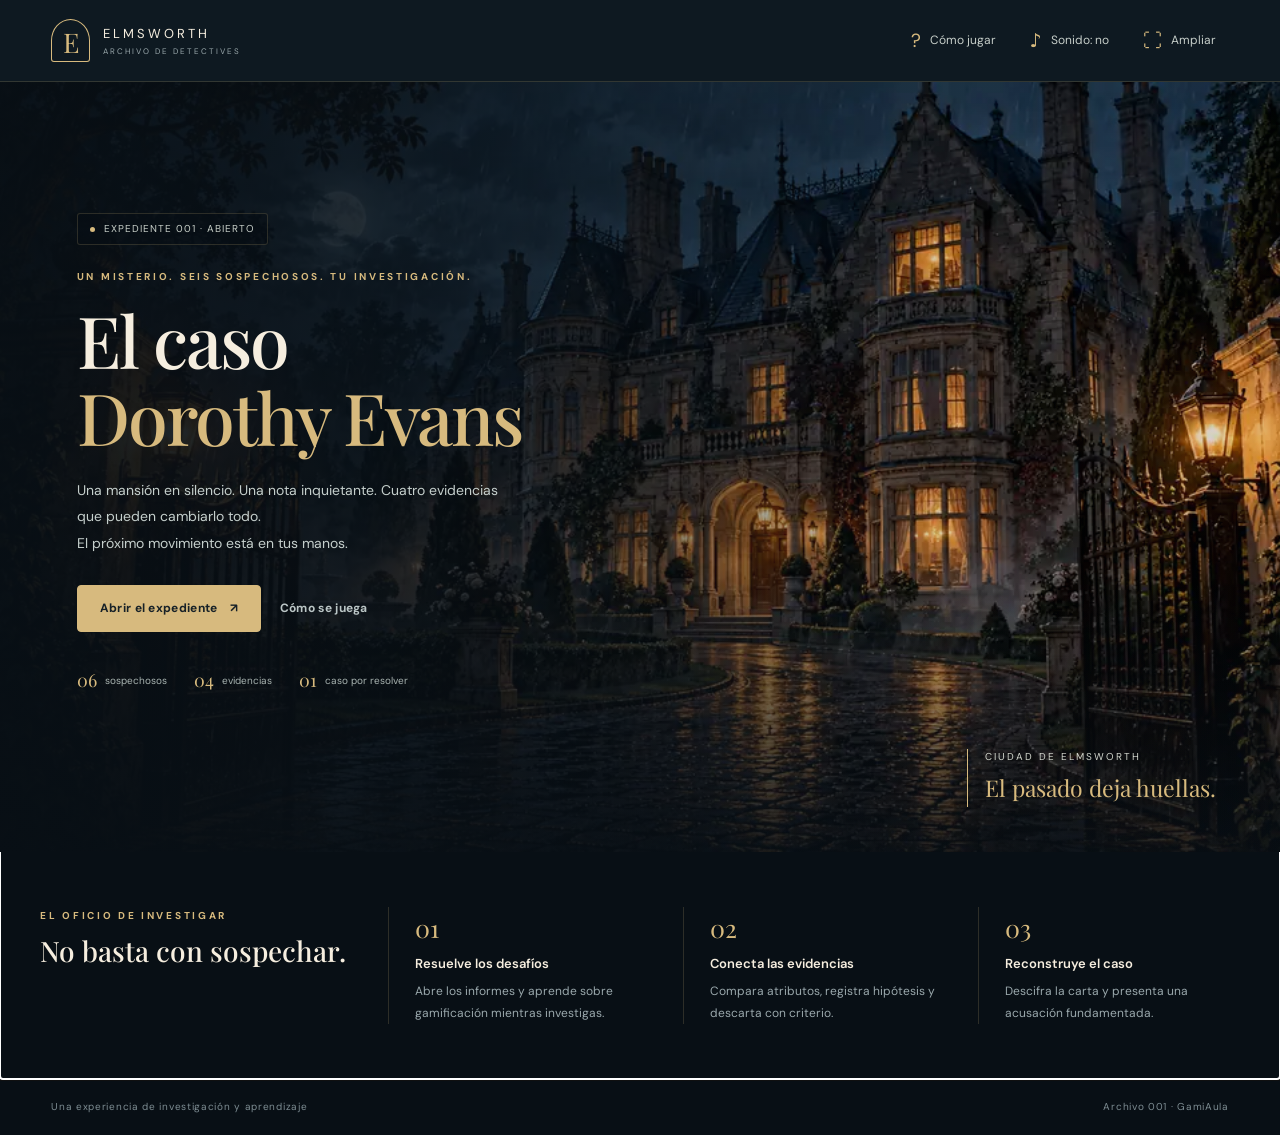
<file: index.html>
<!doctype html>
<html lang="es">
<head>
  <meta charset="utf-8">
  <meta name="viewport" content="width=device-width, initial-scale=1, viewport-fit=cover">
  <meta name="theme-color" content="#101b23">
  <meta name="description" content="Investiga el caso Dorothy Evans. Una aventura detectivesca para aprender sobre gamificación, resolver desafíos y reunir evidencias.">
  <title>El caso Dorothy Evans · Archivo de detectives</title>
  <link rel="icon" href="assets/favicon.svg" type="image/svg+xml">
  <link rel="preload" href="assets/mansion.webp" as="image">
  <link rel="stylesheet" href="style.css?v=2.1.1">
  <script src="case-data.js?v=2.1.1" defer></script>
  <script src="app.js?v=2.1.1" defer></script>
</head>
<body>
  <a class="skip-link" href="#main">Saltar al contenido</a>
  <header class="site-header">
    <button class="wordmark" id="home-button" aria-label="Volver a la portada sin perder el progreso">
      <span class="brand-mark" aria-hidden="true">E</span>
      <span>ELMSWORTH<small>ARCHIVO DE DETECTIVES</small></span>
    </button>
    <div class="header-tools">
      <button class="tool-button" id="help-button" title="Cómo jugar"><span aria-hidden="true">?</span><span class="tool-label">Cómo jugar</span></button>
      <button class="tool-button" id="sound-button" aria-pressed="false" title="Activar o apagar el sonido ambiental"><span id="sound-icon" aria-hidden="true">♪</span><span class="tool-label" id="sound-label">Sonido: no</span></button>
      <button class="tool-button" id="fullscreen-button" aria-pressed="false" title="Ampliar o restaurar la vista"><span aria-hidden="true">⛶</span><span class="tool-label" id="fullscreen-label">Ampliar</span></button>
    </div>
  </header>
  <main id="main" tabindex="-1"></main>
  <footer class="site-footer"><span>Una experiencia de investigación y aprendizaje</span><span>Archivo 001 · GamiAula</span></footer>
  <dialog id="modal" aria-labelledby="modal-title"><div class="dialog-head"><h2 id="modal-title"></h2><button class="icon-button" id="close-modal" aria-label="Cerrar ventana">×</button></div><div id="modal-content"></div></dialog>
  <div id="toast" class="toast" role="status" aria-live="polite"></div>
  <input type="file" id="backup-input" accept="application/json,.json" hidden>
  <noscript><p class="noscript">Activa JavaScript en tu navegador para abrir el expediente interactivo.</p></noscript>
</body>
</html>
</file>
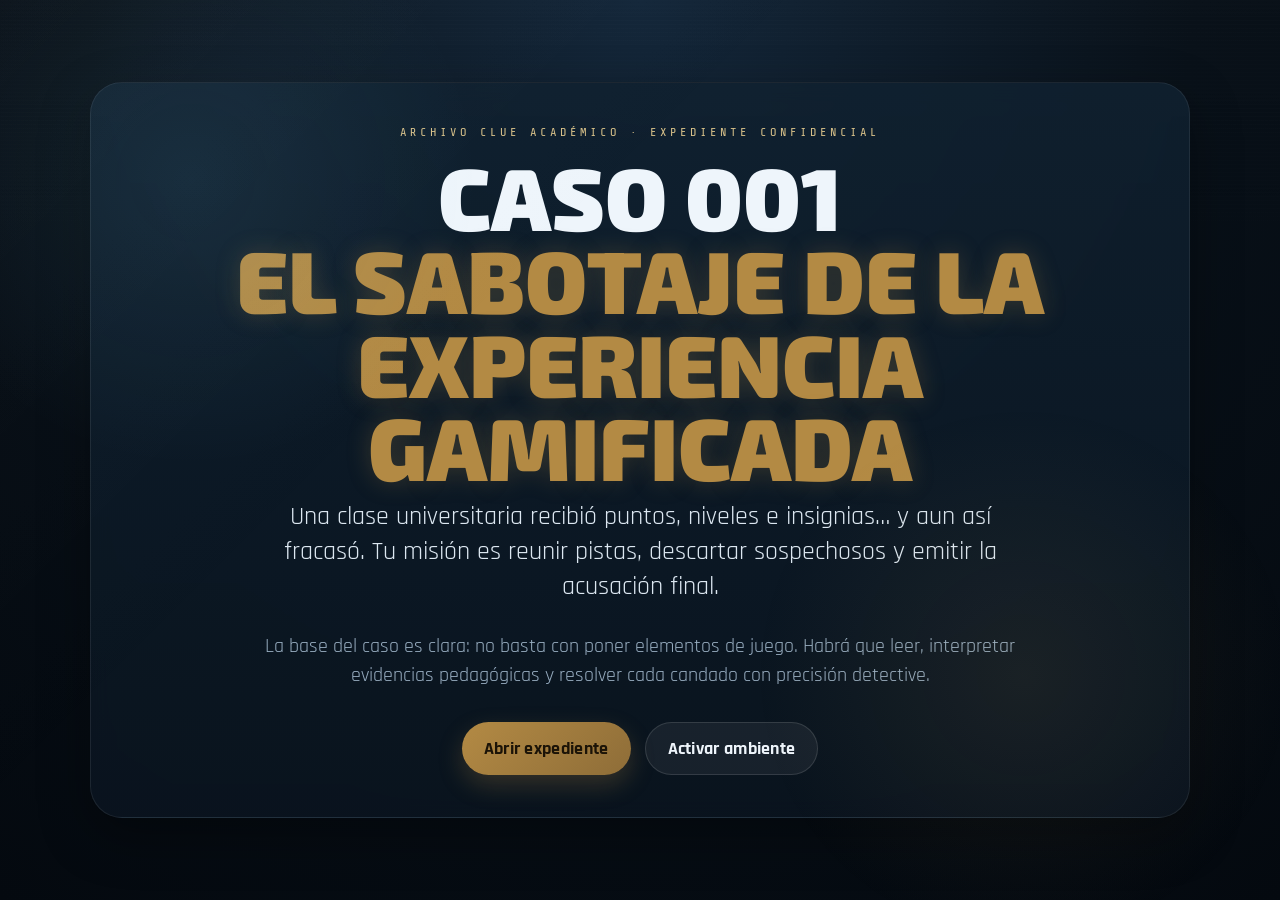
<file: breakedu_detective_gamificacion_rebuild.html>
<!DOCTYPE html>
<html lang="es">
<head>
<meta charset="UTF-8" />
<meta name="viewport" content="width=device-width, initial-scale=1.0" />
<title>Archivo Clue Académico — Caso 001</title>
<link href="https://fonts.googleapis.com/css2?family=Share+Tech+Mono&family=Rajdhani:wght@400;500;600;700&family=Exo+2:wght@400;700;800;900&display=swap" rel="stylesheet">
<style>
:root{
  --bg:#081018;
  --bg2:#0f1c28;
  --panel:#102130;
  --panel2:#152a3d;
  --line:#284257;
  --glow:#b38a44;
  --glow2:#d8c18a;
  --accent:#77d4ff;
  --accent2:#a4ffbf;
  --danger:#ff8181;
  --text:#eef5fb;
  --muted:#97adc0;
  --shadow:0 18px 50px rgba(0,0,0,.35);
  --radius:24px;
  --font-display:'Exo 2',sans-serif;
  --font-body:'Rajdhani',sans-serif;
  --font-mono:'Share Tech Mono',monospace;
}
*{box-sizing:border-box}
html,body{margin:0;padding:0;background:radial-gradient(circle at top,#132639 0%,var(--bg) 50%,#04090f 100%);color:var(--text);font-family:var(--font-body);min-height:100%}
body{overflow-x:hidden}
body::before{content:'';position:fixed;inset:0;pointer-events:none;background:
  linear-gradient(180deg,rgba(255,255,255,.035),transparent 30%),
  repeating-linear-gradient(0deg,transparent,transparent 3px,rgba(255,255,255,.015) 3px,rgba(255,255,255,.015) 4px);
opacity:.35;z-index:0}
.screen{display:none;min-height:100svh;position:relative;z-index:1}
.screen.active{display:flex}
.center-wrap{width:min(1200px,94vw);margin:auto}
.hero{flex-direction:column;align-items:center;justify-content:center;padding:48px 0;overflow:hidden}
.hero::after{content:'';position:absolute;inset:0;background:
 radial-gradient(circle at 15% 20%,rgba(119,212,255,.08),transparent 22%),
 radial-gradient(circle at 80% 75%,rgba(211,173,103,.08),transparent 22%),
 linear-gradient(135deg,rgba(255,255,255,.02),transparent 40%);
pointer-events:none}
.hero-card{position:relative;width:min(1100px,92vw);padding:42px;border:1px solid rgba(255,255,255,.08);border-radius:32px;background:linear-gradient(180deg,rgba(16,33,48,.88),rgba(10,20,31,.92));box-shadow:var(--shadow);text-align:center;backdrop-filter: blur(10px)}
.kicker{font-family:var(--font-mono);letter-spacing:4px;text-transform:uppercase;color:var(--glow2);font-size:12px;margin-bottom:16px}
.title{font-family:var(--font-display);font-weight:900;line-height:.95;margin:0 0 10px;font-size:clamp(40px,7vw,88px);text-transform:uppercase}
.title span{display:block;color:var(--glow);text-shadow:0 0 24px rgba(179,138,68,.25)}
.subtitle{max-width:760px;margin:0 auto 28px;color:#dce7f1;font-size:clamp(18px,2.4vw,26px);line-height:1.35}
.copy{max-width:760px;margin:0 auto 32px;color:var(--muted);font-size:20px;line-height:1.45}
.actions{display:flex;gap:14px;justify-content:center;flex-wrap:wrap}
.btn{appearance:none;border:none;border-radius:999px;padding:14px 22px;font:700 18px var(--font-body);cursor:pointer;transition:.22s ease;letter-spacing:.3px}
.btn.primary{background:linear-gradient(135deg,var(--glow),#8e6d38);color:#1b1307;box-shadow:0 10px 24px rgba(179,138,68,.25)}
.btn.secondary{background:rgba(255,255,255,.06);color:var(--text);border:1px solid rgba(255,255,255,.12)}
.btn.ghost{background:transparent;border:1px solid rgba(255,255,255,.14);color:var(--muted)}
.btn:hover{transform:translateY(-2px)}
.btn:disabled{opacity:.45;cursor:not-allowed;transform:none}
.load-shell{flex-direction:column;align-items:center;justify-content:center;padding:48px 0}
.load-card{width:min(780px,92vw);padding:38px;border-radius:30px;background:linear-gradient(180deg,rgba(19,34,50,.95),rgba(12,20,31,.95));border:1px solid rgba(255,255,255,.08);box-shadow:var(--shadow)}
.load-text{font-size:30px;font-weight:700;margin:0 0 24px;text-align:center}
.progress{height:18px;border-radius:999px;background:rgba(255,255,255,.08);overflow:hidden;border:1px solid rgba(255,255,255,.08)}
.progress-bar{height:100%;width:0;background:linear-gradient(90deg,var(--accent),var(--glow),var(--accent2));transition:width .35s ease}
.load-list{margin:20px 0 0;padding:0;list-style:none;display:grid;gap:10px;color:var(--muted);font-size:18px}
.load-list li.done{color:var(--accent2)}
.builder{padding:32px 0;align-items:center;justify-content:center}
.panel{width:min(1120px,94vw);background:linear-gradient(180deg,rgba(16,33,48,.96),rgba(10,20,31,.96));border:1px solid rgba(255,255,255,.08);border-radius:28px;box-shadow:var(--shadow);overflow:hidden}
.panel-head{padding:26px 28px 10px;border-bottom:1px solid rgba(255,255,255,.08)}
.panel-title{margin:0;font:800 clamp(28px,4vw,44px) var(--font-display);text-transform:uppercase}
.panel-sub{margin:8px 0 0;color:var(--muted);font-size:20px}
.panel-body{padding:28px;display:grid;gap:28px}
.grid-2{display:grid;grid-template-columns:1.15fr .85fr;gap:24px}
.card{background:rgba(255,255,255,.04);border:1px solid rgba(255,255,255,.08);border-radius:24px;padding:22px}
.label{font-family:var(--font-mono);font-size:12px;letter-spacing:3px;color:var(--glow2);text-transform:uppercase;margin-bottom:12px}
.input{width:100%;padding:16px 18px;border-radius:18px;border:1px solid rgba(255,255,255,.1);background:rgba(255,255,255,.05);color:var(--text);font:600 20px var(--font-body);outline:none}
.input:focus{border-color:rgba(119,212,255,.55);box-shadow:0 0 0 4px rgba(119,212,255,.08)}
.option-grid{display:grid;grid-template-columns:repeat(2,minmax(0,1fr));gap:16px}
.option{border:1px solid rgba(255,255,255,.09);border-radius:22px;padding:18px;background:rgba(255,255,255,.035);cursor:pointer;transition:.2s ease}
.option:hover{transform:translateY(-2px);border-color:rgba(255,255,255,.18)}
.option.selected{border-color:rgba(179,138,68,.8);background:rgba(179,138,68,.12);box-shadow:inset 0 0 0 1px rgba(179,138,68,.35)}
.option h4{margin:0 0 6px;font-size:24px}
.option p{margin:0;color:var(--muted);font-size:18px;line-height:1.3}
.footer-actions{display:flex;justify-content:space-between;gap:12px;flex-wrap:wrap}
.app{padding:18px 0}
.shell{width:min(1360px,96vw);margin:auto;display:grid;grid-template-columns:330px 1fr;gap:18px;align-items:start}
.sidebar,.main{background:linear-gradient(180deg,rgba(17,34,49,.97),rgba(11,21,32,.97));border:1px solid rgba(255,255,255,.08);border-radius:26px;box-shadow:var(--shadow)}
.sidebar{padding:20px;position:sticky;top:14px}
.main{overflow:hidden}
.brand{font-family:var(--font-display);font-size:28px;font-weight:800;text-transform:uppercase;line-height:1}
.brand small{display:block;font-size:12px;letter-spacing:3px;color:var(--glow2);font-family:var(--font-mono);margin-bottom:10px}
.agent-box,.lock-list,.sus-mini{margin-top:18px}
.agent-box .mini{color:var(--muted);font-size:18px;line-height:1.4}
.agent-tag{display:inline-flex;padding:8px 12px;border-radius:999px;background:rgba(119,212,255,.12);border:1px solid rgba(119,212,255,.22);font-size:16px;margin-top:10px}
.lock{padding:14px;border-radius:18px;background:rgba(255,255,255,.035);border:1px solid rgba(255,255,255,.08);display:flex;align-items:center;justify-content:space-between;gap:12px;margin-bottom:10px}
.lock .state{font-size:14px;padding:6px 10px;border-radius:999px;background:rgba(255,255,255,.08);color:var(--muted)}
.lock.done .state{background:rgba(164,255,191,.13);color:var(--accent2)}
.lock.current{outline:1px solid rgba(179,138,68,.45);background:rgba(179,138,68,.07)}
.sus-mini button{width:100%;margin-top:8px}
.topbar{display:flex;align-items:center;justify-content:space-between;gap:12px;padding:18px 22px;border-bottom:1px solid rgba(255,255,255,.08)}
.topbar h2{margin:0;font:800 clamp(24px,4vw,38px) var(--font-display);text-transform:uppercase}
.topbar p{margin:4px 0 0;color:var(--muted);font-size:18px}
.workspace{padding:22px;display:grid;gap:18px}
.story{font-size:22px;line-height:1.42;color:#f0f6fa}
.story strong{color:var(--glow2)}
.story-card{padding:20px 22px;border-radius:22px;background:linear-gradient(180deg,rgba(255,255,255,.05),rgba(255,255,255,.03));border:1px solid rgba(255,255,255,.08)}
.question{font-size:24px;font-weight:700;margin:0 0 14px}
.answers{display:grid;gap:12px}
.answer{padding:16px 18px;border-radius:18px;border:1px solid rgba(255,255,255,.08);background:rgba(255,255,255,.035);cursor:pointer;font-size:20px;transition:.18s ease;color:var(--text);text-align:left}
.answer:hover{border-color:rgba(255,255,255,.18)}
.answer.correct{border-color:rgba(164,255,191,.65);background:rgba(164,255,191,.12)}
.answer.wrong{border-color:rgba(255,129,129,.5);background:rgba(255,129,129,.12)}
.feedback{display:none;padding:18px;border-radius:18px;font-size:20px;line-height:1.35;border:1px solid rgba(255,255,255,.08)}
.feedback.show{display:block}
.feedback.ok{background:rgba(164,255,191,.12);border-color:rgba(164,255,191,.28)}
.feedback.bad{background:rgba(255,129,129,.12);border-color:rgba(255,129,129,.25)}
.code-chip{display:inline-flex;align-items:center;justify-content:center;min-width:56px;height:56px;border-radius:18px;background:rgba(179,138,68,.15);border:1px solid rgba(179,138,68,.32);font:800 28px var(--font-display);color:var(--glow2);margin-right:8px}
.inline-actions{display:flex;gap:12px;flex-wrap:wrap;margin-top:8px}
.pill{display:inline-flex;align-items:center;gap:8px;padding:8px 12px;border-radius:999px;background:rgba(255,255,255,.06);font-size:16px;color:var(--muted);border:1px solid rgba(255,255,255,.08)}
.modal{position:fixed;inset:0;background:rgba(1,5,10,.78);display:none;align-items:center;justify-content:center;padding:18px;z-index:50}
.modal.show{display:flex}
.modal-card{width:min(1120px,96vw);max-height:90svh;overflow:auto;background:linear-gradient(180deg,rgba(18,33,48,.98),rgba(10,20,31,.98));border:1px solid rgba(255,255,255,.09);border-radius:28px;box-shadow:var(--shadow)}
.modal-head{position:sticky;top:0;background:linear-gradient(180deg,rgba(18,33,48,.98),rgba(18,33,48,.92));padding:20px 24px;border-bottom:1px solid rgba(255,255,255,.08);display:flex;justify-content:space-between;align-items:center;gap:12px;z-index:2}
.modal-head h3{margin:0;font:800 clamp(24px,3.4vw,36px) var(--font-display);text-transform:uppercase}
.modal-body{padding:24px}
.sus-grid{display:grid;grid-template-columns:repeat(2,minmax(0,1fr));gap:18px}
.suspect{border:1px solid rgba(255,255,255,.08);border-radius:24px;overflow:hidden;background:rgba(255,255,255,.035);position:relative}
.sus-top{padding:18px;background:linear-gradient(135deg,rgba(179,138,68,.18),rgba(119,212,255,.07));border-bottom:1px solid rgba(255,255,255,.08)}
.sus-name{margin:0;font:800 26px var(--font-display);text-transform:uppercase}
.sus-role{margin-top:4px;color:var(--muted);font-size:18px}
.sus-body{padding:18px;display:grid;gap:12px}
.sus-body p{margin:0;color:#e7eff6;font-size:19px;line-height:1.35}
.suspect.discarded{opacity:.48;filter:grayscale(.3)}
.stamp{position:absolute;right:14px;top:14px;transform:rotate(-12deg);padding:8px 16px;border:2px solid rgba(255,129,129,.95);color:var(--danger);font:700 20px var(--font-display);border-radius:10px;display:none;background:rgba(30,0,0,.16)}
.suspect.discarded .stamp{display:block}
.accuse{padding:20px;border-radius:22px;background:linear-gradient(180deg,rgba(179,138,68,.12),rgba(255,255,255,.03));border:1px solid rgba(179,138,68,.3)}
.accuse h3{margin:0 0 8px;font:800 28px var(--font-display);text-transform:uppercase}
.accuse p{margin:0 0 16px;color:var(--muted);font-size:20px;line-height:1.35}
.accuse-grid{display:grid;grid-template-columns:repeat(2,minmax(0,1fr));gap:12px}
.accuse-btn{padding:14px 16px;border-radius:18px;border:1px solid rgba(255,255,255,.08);background:rgba(255,255,255,.045);color:var(--text);font:700 18px var(--font-body);cursor:pointer;text-align:left}
.accuse-btn:hover{border-color:rgba(255,255,255,.18)}
.result{display:none;padding:18px;border-radius:18px;border:1px solid rgba(255,255,255,.08);font-size:20px;line-height:1.4}
.result.show{display:block}
.result.good{background:rgba(164,255,191,.12);border-color:rgba(164,255,191,.25)}
.result.bad{background:rgba(255,129,129,.12);border-color:rgba(255,129,129,.25)}
.final-card{padding:22px;border-radius:24px;background:linear-gradient(180deg,rgba(179,138,68,.1),rgba(255,255,255,.03));border:1px solid rgba(179,138,68,.28)}
.final-card h3{margin:0 0 12px;font:800 32px var(--font-display);text-transform:uppercase}
.final-card p{margin:0;color:#eef5fb;font-size:22px;line-height:1.4}
.hidden{display:none!important}
@media (max-width:1080px){
  .shell{grid-template-columns:1fr}
  .sidebar{position:relative;top:auto}
  .grid-2{grid-template-columns:1fr}
}
@media (max-width:760px){
  .hero-card,.load-card,.panel{width:min(96vw,96vw);padding:22px}
  .panel-head,.panel-body,.workspace,.sidebar,.topbar{padding:18px}
  .option-grid,.sus-grid,.accuse-grid{grid-template-columns:1fr}
  .title{font-size:clamp(34px,13vw,60px)}
  .story,.question{font-size:20px}
  .answer,.panel-sub,.copy,.subtitle,.sus-body p,.accuse p{font-size:18px}
}
</style>
</head>
<body>
  <section id="screen-intro" class="screen active hero">
    <div class="hero-card">
      <div class="kicker">Archivo clue académico · expediente confidencial</div>
      <h1 class="title">Caso 001 <span>El sabotaje de la experiencia gamificada</span></h1>
      <p class="subtitle">Una clase universitaria recibió puntos, niveles e insignias… y aun así fracasó. Tu misión es reunir pistas, descartar sospechosos y emitir la acusación final.</p>
      <p class="copy">La base del caso es clara: no basta con poner elementos de juego. Habrá que leer, interpretar evidencias pedagógicas y resolver cada candado con precisión detective.</p>
      <div class="actions">
        <button class="btn primary" onclick="startLoading()">Abrir expediente</button>
        <button class="btn secondary" onclick="toggleAudio()" id="audioBtn">Activar ambiente</button>
      </div>
    </div>
  </section>

  <section id="screen-loading" class="screen load-shell">
    <div class="load-card">
      <p class="load-text">Preparando sala de investigación...</p>
      <div class="progress"><div id="progressBar" class="progress-bar"></div></div>
      <ul id="loadList" class="load-list">
        <li>Verificando credenciales del detective...</li>
        <li>Recuperando expediente de sospechosos...</li>
        <li>Clasificando evidencias de gamificación...</li>
        <li>Desbloqueando tablero de descarte...</li>
      </ul>
    </div>
  </section>

  <section id="screen-builder" class="screen builder">
    <div class="panel">
      <div class="panel-head">
        <h2 class="panel-title">Forja de detective</h2>
        <p class="panel-sub">Elige tu identidad y tu enfoque de investigación antes de entrar al caso.</p>
      </div>
      <div class="panel-body">
        <div class="grid-2">
          <div class="card">
            <div class="label">Identidad</div>
            <input id="playerName" class="input" type="text" placeholder="Escribe tu alias detective" maxlength="24" oninput="checkReady()" />
            <div style="height:18px"></div>
            <div class="label">Perfil</div>
            <div class="option-grid" id="profileOptions">
              <div class="option" data-profile="Analítico" onclick="selectProfile(this)"><h4>Analítico</h4><p>Lee patrones, ordena evidencia y descarta con lógica fría.</p></div>
              <div class="option" data-profile="Creativo" onclick="selectProfile(this)"><h4>Creativo</h4><p>Encuentra conexiones invisibles y detecta pistas ocultas.</p></div>
              <div class="option" data-profile="Estratégico" onclick="selectProfile(this)"><h4>Estratégico</h4><p>Piensa en el diseño global y en cómo encajan las decisiones.</p></div>
              <div class="option" data-profile="Observador" onclick="selectProfile(this)"><h4>Observador</h4><p>No se le escapa ningún detalle, ni siquiera en la escena más caótica.</p></div>
            </div>
          </div>
          <div class="card">
            <div class="label">Equipamiento</div>
            <div class="option-grid" id="gearOptions">
              <div class="option" data-gear="Lupa analítica" onclick="selectGear(this)"><h4>Lupa analítica</h4><p>Ideal para leer las evidencias pedagógicas con precisión.</p></div>
              <div class="option" data-gear="Libreta de hipótesis" onclick="selectGear(this)"><h4>Libreta de hipótesis</h4><p>Perfecta para anotar contradicciones y construir teorías.</p></div>
              <div class="option" data-gear="Linterna de evidencias" onclick="selectGear(this)"><h4>Linterna de evidencias</h4><p>Revela aquello que a simple vista parecía decorativo.</p></div>
              <div class="option" data-gear="Kit de descifrado" onclick="selectGear(this)"><h4>Kit de descifrado</h4><p>Excelente para claves, textos ocultos y pistas codificadas.</p></div>
            </div>
            <div style="height:18px"></div>
            <div class="card" style="padding:16px;background:rgba(255,255,255,.03)">
              <div class="label">Briefing</div>
              <p class="panel-sub" style="margin:0">Resolverás 4 candados. Cada uno entregará una pista para eliminar sospechosos. Al final, una sola acusación cerrará el caso.</p>
            </div>
          </div>
        </div>
        <div class="footer-actions">
          <button class="btn ghost" onclick="showScreen('screen-intro')">Volver</button>
          <button id="startCaseBtn" class="btn primary" disabled onclick="enterCase()">Entrar al tablero del caso</button>
        </div>
      </div>
    </div>
  </section>

  <section id="screen-case" class="screen app">
    <div class="shell">
      <aside class="sidebar">
        <div class="brand"><small>archivo central</small>Caso 001</div>
        <div class="agent-box card">
          <div class="label">Detective asignado</div>
          <div id="agentName" style="font:800 30px var(--font-display);text-transform:uppercase">—</div>
          <div class="mini" id="agentProfile">—</div>
          <div class="agent-tag" id="agentGear">—</div>
        </div>
        <div class="lock-list card">
          <div class="label">Candados del caso</div>
          <div id="locksWrap"></div>
        </div>
        <div class="sus-mini card">
          <div class="label">Archivo de sospechosos</div>
          <p class="mini">Abre el fichero aparte, usa las pistas y marca quién ya no puede ser el culpable.</p>
          <button class="btn secondary" onclick="openSuspects()">Abrir archivo</button>
        </div>
      </aside>

      <main class="main">
        <div class="topbar">
          <div>
            <h2 id="missionTitle">Candado 1 · Escena inicial</h2>
            <p id="missionSub">Lee la evidencia, responde y obtén la primera pista.</p>
          </div>
          <div class="inline-actions">
            <span class="pill">Pistas reunidas: <strong id="pistasCount">0</strong></span>
            <span class="pill">Código: <strong id="codeDisplay">_ _ _ _</strong></span>
          </div>
        </div>

        <div class="workspace">
          <div class="story-card">
            <div class="label">Evidencia pedagógica</div>
            <div id="storyText" class="story"></div>
          </div>

          <div class="card">
            <div class="label">Interrogante del caso</div>
            <p id="questionText" class="question"></p>
            <div id="answersWrap" class="answers"></div>
          </div>

          <div id="feedbackBox" class="feedback"></div>

          <div class="footer-actions">
            <button class="btn secondary" onclick="openSuspects()">Ver sospechosos</button>
            <button id="continueBtn" class="btn primary hidden" onclick="goNextMission()">Continuar</button>
          </div>

          <div id="accuseBlock" class="accuse hidden">
            <h3>Acusación final</h3>
            <p>Has abierto todos los candados. Revisa las pistas, mira el archivo de sospechosos y emite tu acusación final.</p>
            <div class="accuse-grid" id="accuseGrid"></div>
            <div id="finalResult" class="result"></div>
          </div>

          <div id="victoryBlock" class="final-card hidden">
            <h3>Caso resuelto</h3>
            <p id="victoryText"></p>
          </div>
        </div>
      </main>
    </div>
  </section>

  <div id="suspectsModal" class="modal" aria-hidden="true">
    <div class="modal-card">
      <div class="modal-head">
        <h3>Archivo de sospechosos</h3>
        <button class="btn ghost" onclick="closeSuspects()">Cerrar</button>
      </div>
      <div class="modal-body">
        <div id="susGrid" class="sus-grid"></div>
      </div>
    </div>
  </div>

<script>
const state = {
  playerName:'', profile:'', gear:'',
  missionIndex:0, solved:[false,false,false,false],
  suspectStatus:{puntos:false,narrativa:false,tecnologia:false,feedback:false,meta:false},
  code:['_','_','_','_'], audio:false
};

const suspects = [
  {id:'puntos', name:'Señor Puntos Vacíos', role:'Premia sin propósito', desc:'Llena la experiencia de puntos, insignias y niveles, pero no conecta nada con el aprendizaje real.'},
  {id:'narrativa', name:'Dama Narrativa Hueca', role:'Historia sin amarre pedagógico', desc:'Crea una ambientación atractiva, pero sin vínculo con objetivos, decisiones ni comprensión.'},
  {id:'tecnologia', name:'Inspector Tecnología Caótica', role:'Herramientas sin criterio', desc:'Agrega plataformas y recursos digitales que distraen, confunden o entorpecen la experiencia.'},
  {id:'feedback', name:'Barón Feedback Ausente', role:'Silencio tras el desafío', desc:'Deja que el estudiante avance sin orientación clara sobre lo que hace bien o debe mejorar.'},
  {id:'meta', name:'Condesa Meta Borrosa', role:'Objetivo sin nitidez', desc:'Propone una actividad donde nadie entiende con claridad qué debe aprender o lograr.'}
];

const missions = [
  {
    title:'Candado 1 · Escena inicial',
    sub:'Primera lectura del expediente y hallazgo de la evidencia central.',
    story:'En el aula investigada se halló un sistema completo de <strong>puntos</strong>, <strong>niveles</strong> e <strong>insignias</strong>. La interfaz era vistosa y el ranking se actualizaba cada semana. Sin embargo, al entrevistar a los estudiantes, la mayoría declaró que <strong>no entendía qué estaba aprendiendo</strong> ni para qué servían realmente las recompensas.',
    q:'¿Qué problema revela con mayor claridad esta evidencia?',
    options:[
      'La experiencia tiene demasiada narrativa y poca tecnología.',
      'Se usaron elementos de juego sin sentido pedagógico claro.',
      'El único problema es que faltó trabajo en equipo.',
      'La actividad falló porque no había música ambiental.'
    ],
    correct:1,
    code:'M',
    hint:'Pista 1: el culpable principal parece obsesionado con las recompensas visibles. La evidencia no apunta a un problema de plataformas ni de colaboración.'
  },
  {
    title:'Candado 2 · El objetivo perdido',
    sub:'Segunda evidencia: los estudiantes sí avanzaban, pero nadie sabía hacia dónde.',
    story:'Los documentos del curso muestran una actividad con rutas, monedas y eventos especiales. Todo parecía bien diseñado a primera vista. Pero en la pauta no se especificaba <strong>qué aprendizaje se esperaba lograr</strong>, ni cómo cada desafío aportaba al objetivo central de la clase.',
    q:'¿Qué concepto se vuelve más importante para interpretar esta falla?',
    options:[
      'Retroalimentación',
      'Estética visual',
      'Objetivo de aprendizaje',
      'Velocidad del juego'
    ],
    correct:2,
    code:'E',
    hint:'Pista 2: ya puedes descartar a quien solo trabaja con tecnología y también a quien solo crea historias vistosas. Aquí el error central está en el propósito.'
  },
  {
    title:'Candado 3 · Silencio tras el desafío',
    sub:'Tercera evidencia: el estudiante juega, pero no sabe cómo mejorar.',
    story:'En la tercera revisión del caso se detectó que los participantes resolvían retos y sumaban logros, pero al terminar no recibían ninguna orientación específica. No sabían <strong>por qué acertaban</strong>, qué aspecto mejorar ni cómo avanzar con más comprensión. La actividad seguía, pero el aprendizaje no se refinaba.',
    q:'¿Qué elemento de gamificación está claramente debilitado en esta escena?',
    options:[
      'Feedback formativo',
      'Decoración del entorno',
      'Uso de colores',
      'Cantidad de personajes'
    ],
    correct:0,
    code:'T',
    hint:'Pista 3: la ausencia de orientación fue grave, pero esta evidencia muestra más bien un problema secundario dentro del caso. El culpable final sigue apuntando hacia quien reemplaza el sentido por premios.'
  },
  {
    title:'Candado 4 · Reconstrucción del caso',
    sub:'Último cruce de evidencias antes de la acusación definitiva.',
    story:'Al reconstruir el caso, el equipo detectó un patrón: había recompensas constantes, rutas llamativas y bastante movimiento en pantalla. Pero las misiones <strong>no ayudaban a comprender mejor</strong>, no estaban articuladas con metas claras y terminaban funcionando como adorno. Todo se veía gamificado, aunque en realidad el aprendizaje quedaba vacío.',
    q:'Con las evidencias reunidas, ¿qué afirmación interpreta mejor el caso completo?',
    options:[
      'Gamificar es sumar estética y dinamismo, aunque el objetivo quede implícito.',
      'Una experiencia gamificada funciona solo cuando el contenido desaparece detrás del juego.',
      'Los elementos de juego deben estar al servicio del aprendizaje y no sustituirlo.',
      'La herramienta digital siempre resuelve los vacíos pedagógicos.'
    ],
    correct:2,
    code:'A',
    hint:'Pista 4: el patrón final confirma que el culpable es quien convierte la gamificación en una capa externa de premios y apariencia, vaciando el propósito pedagógico.'
  }
];

function showScreen(id){
  document.querySelectorAll('.screen').forEach(s=>s.classList.remove('active'));
  document.getElementById(id).classList.add('active');
}

function toggleAudio(){
  state.audio = !state.audio;
  const btn = document.getElementById('audioBtn');
  if(btn) btn.textContent = state.audio ? 'Ambiente activo' : 'Activar ambiente';
}

function startLoading(){
  showScreen('screen-loading');
  const items=[...document.querySelectorAll('#loadList li')];
  const bar=document.getElementById('progressBar');
  items.forEach(li=>li.classList.remove('done'));
  bar.style.width='0%';
  let i=0;
  const timer=setInterval(()=>{
    if(i<items.length){items[i].classList.add('done');bar.style.width=((i+1)/items.length*100)+'%';i++;}
    else{clearInterval(timer);setTimeout(()=>showScreen('screen-builder'),350)}
  },430);
}

function selectProfile(el){
  document.querySelectorAll('#profileOptions .option').forEach(x=>x.classList.remove('selected'));
  el.classList.add('selected');
  state.profile=el.dataset.profile;
  checkReady();
}
function selectGear(el){
  document.querySelectorAll('#gearOptions .option').forEach(x=>x.classList.remove('selected'));
  el.classList.add('selected');
  state.gear=el.dataset.gear;
  checkReady();
}
function checkReady(){
  state.playerName=document.getElementById('playerName').value.trim();
  document.getElementById('startCaseBtn').disabled=!(state.playerName && state.profile && state.gear);
}
function enterCase(){
  showScreen('screen-case');
  document.getElementById('agentName').textContent=state.playerName;
  document.getElementById('agentProfile').textContent='Perfil: '+state.profile;
  document.getElementById('agentGear').textContent='Equipo: '+state.gear;
  renderLocks(); renderMission(); renderSuspects(); renderAccuse();
}

function renderLocks(){
  const wrap=document.getElementById('locksWrap');
  wrap.innerHTML='';
  missions.forEach((m,idx)=>{
    const div=document.createElement('div');
    div.className='lock'+(state.solved[idx]?' done':'')+(idx===state.missionIndex?' current':'');
    div.innerHTML=`<div><strong>${idx+1}. ${m.title.replace('Candado '+(idx+1)+' · ','')}</strong></div><div class="state">${state.solved[idx]?'Abierto':idx===state.missionIndex?'Activo':'Bloqueado'}</div>`;
    wrap.appendChild(div);
  });
}

function renderMission(){
  if(state.missionIndex>=missions.length){
    document.getElementById('missionTitle').textContent='Tablero final';
    document.getElementById('missionSub').textContent='Todas las evidencias fueron analizadas.';
    document.getElementById('storyText').innerHTML='Has abierto todos los candados. Ahora corresponde revisar las pistas reunidas, observar el archivo de sospechosos y emitir una única acusación.';
    document.getElementById('questionText').textContent='Acusación disponible';
    document.getElementById('answersWrap').innerHTML='';
    document.getElementById('feedbackBox').className='feedback';
    document.getElementById('continueBtn').classList.add('hidden');
    document.getElementById('accuseBlock').classList.remove('hidden');
    updatePistas(); renderLocks(); return;
  }
  document.getElementById('accuseBlock').classList.add('hidden');
  const m=missions[state.missionIndex];
  document.getElementById('missionTitle').textContent=m.title;
  document.getElementById('missionSub').textContent=m.sub;
  document.getElementById('storyText').innerHTML=m.story;
  document.getElementById('questionText').textContent=m.q;
  const aw=document.getElementById('answersWrap');
  aw.innerHTML='';
  m.options.forEach((opt,idx)=>{
    const b=document.createElement('button');
    b.className='answer';
    b.textContent=opt;
    b.onclick=()=>answerMission(idx,b);
    aw.appendChild(b);
  });
  const fb=document.getElementById('feedbackBox');
  fb.className='feedback';
  fb.innerHTML='';
  document.getElementById('continueBtn').classList.add('hidden');
  renderLocks(); updatePistas();
}

function answerMission(index, btn){
  const m=missions[state.missionIndex];
  const buttons=[...document.querySelectorAll('.answer')];
  buttons.forEach(b=>b.disabled=true);
  const fb=document.getElementById('feedbackBox');
  if(index===m.correct){
    btn.classList.add('correct');
    state.solved[state.missionIndex]=true;
    state.code[state.missionIndex]=m.code;
    fb.className='feedback show ok';
    fb.innerHTML=`<div><span class="code-chip">${m.code}</span><strong>Candado abierto.</strong></div><div style="margin-top:10px">${m.hint}</div><div style="margin-top:10px;color:var(--glow2)">Añade esta pista a tu investigación y decide en el archivo de sospechosos quién ya puede quedar descartado.</div>`;
    document.getElementById('continueBtn').classList.remove('hidden');
    updatePistas(); renderLocks(); renderSuspects();
  } else {
    btn.classList.add('wrong');
    buttons[m.correct].classList.add('correct');
    fb.className='feedback show bad';
    fb.innerHTML=`No exactamente. Revisa la relación entre los elementos de juego y el propósito pedagógico. La evidencia correcta queda marcada para que continúes con claridad.`;
    state.solved[state.missionIndex]=true;
    state.code[state.missionIndex]=m.code;
    document.getElementById('continueBtn').classList.remove('hidden');
    updatePistas(); renderLocks(); renderSuspects();
  }
}

function goNextMission(){
  state.missionIndex++;
  renderMission();
}

function updatePistas(){
  const count=state.code.filter(x=>x!=='_').length;
  document.getElementById('pistasCount').textContent=count;
  document.getElementById('codeDisplay').textContent=state.code.join(' ');
}

function openSuspects(){
  renderSuspects();
  document.getElementById('suspectsModal').classList.add('show');
}
function closeSuspects(){ document.getElementById('suspectsModal').classList.remove('show'); }

function toggleSuspect(id){
  state.suspectStatus[id]=!state.suspectStatus[id];
  renderSuspects();
}

function renderSuspects(){
  const grid=document.getElementById('susGrid');
  grid.innerHTML='';
  suspects.forEach(s=>{
    const discarded=state.suspectStatus[s.id];
    const el=document.createElement('div');
    el.className='suspect'+(discarded?' discarded':'');
    el.innerHTML=`
      <div class="stamp">DESCARTADO</div>
      <div class="sus-top"><h4 class="sus-name">${s.name}</h4><div class="sus-role">${s.role}</div></div>
      <div class="sus-body"><p>${s.desc}</p><button class="btn ${discarded?'ghost':'secondary'}" onclick="toggleSuspect('${s.id}')">${discarded?'Reactivar sospecha':'Descartar sospechoso'}</button></div>`;
    grid.appendChild(el);
  });
}

function renderAccuse(){
  const wrap=document.getElementById('accuseGrid');
  wrap.innerHTML='';
  suspects.forEach(s=>{
    const b=document.createElement('button');
    b.className='accuse-btn';
    b.textContent=s.name;
    b.onclick=()=>accuse(s.id);
    wrap.appendChild(b);
  });
}

function accuse(id){
  const res=document.getElementById('finalResult');
  const victory=document.getElementById('victoryBlock');
  const victoryText=document.getElementById('victoryText');
  if(id==='puntos'){
    res.className='result show good';
    res.innerHTML='<strong>Acusación confirmada.</strong> El principal responsable fue <strong>Señor Puntos Vacíos</strong>. La investigación demuestra que la experiencia usó recompensas visibles, pero no articuló el aprendizaje, el propósito ni la comprensión.';
    victory.classList.remove('hidden');
    victoryText.innerHTML='Resolviste el caso: la gamificación fracasa cuando se convierte en una capa externa de puntos, niveles e insignias sin sentido pedagógico. Los elementos de juego deben enriquecer el aprendizaje, no reemplazarlo.';
  } else {
    res.className='result show bad';
    res.innerHTML='Tu acusación aún no convence del todo. Revisa las pistas reunidas: la evidencia insiste en recompensas visibles, metas poco claras y aprendizaje vacío. Vuelve al archivo y acusa de nuevo.';
    victory.classList.add('hidden');
  }
}

window.addEventListener('keydown',e=>{ if(e.key==='Escape') closeSuspects(); });
</script>
</body>
</html>
</file>
<file: style.css>
@import url('https://fonts.googleapis.com/css2?family=DM+Sans:wght@400;500;600;700&family=Playfair+Display:wght@400;500;600;700&display=swap');
:root{color-scheme:dark;--ink:#101b23;--ink-deep:#080f15;--panel:#15232b;--paper:#eee5d2;--cream:#f6eedf;--gold:#d7ba7e;--gold-dark:#ae8a4f;--muted:#9aa8ac;--line:rgba(215,186,126,.18);--burgundy:#62303b;--green:#95bba6;--danger:#e5a59a;--serif:'Playfair Display',Georgia,serif;--sans:'DM Sans',system-ui,sans-serif}
*{box-sizing:border-box}html{scroll-behavior:smooth}body{margin:0;background:var(--ink-deep);color:var(--cream);font-family:var(--sans);font-size:15px;line-height:1.65}button,input,textarea,select{font:inherit}button{cursor:pointer}button,a,input,textarea,select{-webkit-tap-highlight-color:transparent}button{color:inherit}a{color:var(--gold)}button:disabled{cursor:not-allowed;opacity:.45}button:focus-visible,a:focus-visible,input:focus-visible,textarea:focus-visible,select:focus-visible{outline:3px solid var(--gold);outline-offset:4px}h1,h2,h3,h4,p{margin-top:0}h1,h2,h3{font-family:var(--serif);font-weight:500;line-height:1.15}p:last-child{margin-bottom:0}img{max-width:100%}svg{vertical-align:middle}.muted{color:var(--muted)}.small{font-size:13px}.eyebrow{font-size:10px;letter-spacing:2.7px;font-weight:700;text-transform:uppercase;color:var(--gold);line-height:1.8}.eyebrow.dark{color:#765732}.line{height:1px;background:var(--line);margin:24px 0}.skip-link{position:fixed;z-index:999;top:0;left:20px;background:var(--gold);color:var(--ink);padding:12px;transform:translateY(-120%)}.skip-link:focus{transform:translateY(0)}.site-header{height:82px;display:flex;align-items:center;justify-content:space-between;padding:0 clamp(20px,4vw,70px);background:#0e1921;border-bottom:1px solid var(--line);position:relative;z-index:4}.wordmark{background:none;border:0;display:flex;gap:13px;align-items:center;text-align:left;letter-spacing:3px;font-size:13px;padding:0}.wordmark small{display:block;font-size:8px;color:var(--muted);letter-spacing:2px;margin-top:1px}.brand-mark{display:grid;place-items:center;width:39px;height:43px;border:1px solid var(--gold);font-family:var(--serif);font-size:27px;color:var(--gold);border-radius:50% 50% 3px 3px;letter-spacing:0}.header-tools{display:flex;gap:8px}.tool-button{display:flex;align-items:center;gap:9px;min-height:42px;padding:9px 12px;border:1px solid transparent;background:transparent;color:#c6cec9;font-size:12px;border-radius:5px}.tool-button:hover{background:rgba(255,255,255,.04);border-color:var(--line)}.tool-button>span:first-child{font-size:19px;color:var(--gold)}.site-footer{display:flex;justify-content:space-between;gap:12px;padding:19px clamp(20px,4vw,70px);color:#7e8d93;font-size:10px;letter-spacing:.7px;border-top:1px solid var(--line)}.primary,.secondary,.quiet,.danger-button{display:inline-flex;align-items:center;justify-content:center;gap:12px;min-height:47px;padding:13px 22px;border:1px solid var(--gold);border-radius:4px;font-size:12px;font-weight:700;letter-spacing:.3px;text-decoration:none;transition:background .2s,transform .2s}.primary{background:var(--gold);color:#172127}.primary:hover{background:#e9ce96;transform:translateY(-1px)}.secondary{background:transparent;color:var(--gold)}.secondary:hover{background:rgba(215,186,126,.08)}.quiet{border-color:transparent;background:transparent;color:#bbc6c6;padding-left:4px;padding-right:4px}.quiet:hover{color:var(--gold)}.danger-button{background:none;color:var(--danger);border-color:#735248}.button-row{display:flex;align-items:center;gap:14px;flex-wrap:wrap}.icon-button{display:grid;place-items:center;width:40px;height:40px;padding:0;border:1px solid var(--line);border-radius:50%;background:transparent;color:var(--gold);font-size:24px}.badge{display:inline-flex;gap:9px;align-items:center;font-size:10px;letter-spacing:1px;border:1px solid var(--line);border-radius:3px;padding:7px 12px;color:#c9d0c9;background:rgba(8,15,21,.45)}.badge::before{content:'';width:5px;height:5px;border-radius:50%;background:var(--gold)}
.landing{position:relative;min-height:min(770px,calc(100svh - 82px));display:flex;align-items:center;isolation:isolate;overflow:hidden;background:#141c22}.hero-image{position:absolute;inset:0;width:100%;height:100%;object-fit:cover;object-position:center;z-index:-2}.landing::before{content:'';position:absolute;inset:0;z-index:-1;background:linear-gradient(90deg,rgba(8,15,21,.96) 0%,rgba(8,15,21,.84) 30%,rgba(8,15,21,.12) 75%),linear-gradient(0deg,rgba(8,15,21,.85),transparent 35%)}.hero-copy{width:min(640px,57%);padding:65px 0 90px;margin-left:clamp(24px,6vw,98px)}.hero-copy .eyebrow{margin:23px 0 15px}.hero-copy h1{font-size:clamp(50px,5.6vw,90px);line-height:1.07;letter-spacing:-2px;margin-bottom:22px}.hero-copy h1 em{display:block;font-style:normal;color:var(--gold)}.hero-copy .lede{max-width:430px;color:#c5cfcc;font-size:14px;line-height:1.9;margin-bottom:28px}.hero-meta{display:flex;gap:27px;margin-top:34px;color:#a9b4b1;font-size:10px}.hero-meta span{display:flex;align-items:center;gap:8px}.hero-meta b{font-size:18px;font-family:var(--serif);font-weight:400;color:var(--gold)}.hero-corner{position:absolute;right:5%;bottom:45px;border-left:1px solid var(--gold);padding-left:17px;color:#d2d6cd;font-size:10px;letter-spacing:2px;text-transform:uppercase}.hero-corner span{display:block;color:var(--gold);font-family:var(--serif);font-size:23px;letter-spacing:0;text-transform:none;margin-top:4px}.overview{max-width:1260px;margin:auto;padding:55px 30px;display:grid;grid-template-columns:1.2fr repeat(3,1fr);gap:33px}.overview h2{font-size:28px;margin:8px 0}.overview-item{border-left:1px solid var(--line);padding-left:26px}.overview-item span{font-family:var(--serif);color:var(--gold);font-size:25px}.overview-item h3{font-family:var(--sans);font-size:13px;margin:9px 0;font-weight:600}.overview-item p{font-size:12px;color:var(--muted);line-height:1.8}.save-banner{background:#182830;border:1px solid var(--line);border-radius:5px;padding:12px 16px;display:flex;gap:18px;align-items:center;justify-content:space-between;margin:0 0 23px;font-size:12px}.save-banner strong{color:var(--gold)}
.story-screen{position:relative;min-height:calc(100svh - 82px);background:var(--ink-deep);display:flex;flex-direction:column;justify-content:end;isolation:isolate;overflow:hidden}.story-image{position:absolute;inset:0;width:100%;height:100%;object-fit:cover;z-index:-2}.story-screen::before{content:'';position:absolute;inset:0;z-index:-1;background:linear-gradient(0deg,rgba(8,15,21,1) 3%,rgba(8,15,21,.93) 17%,rgba(8,15,21,.2) 67%,rgba(8,15,21,.17))}.story-top{position:absolute;left:5%;right:5%;top:24px;display:flex;justify-content:space-between;align-items:center}.scene-counter{font-size:11px;letter-spacing:2px;color:var(--gold)}.story-caption{padding:34px 6% 30px;max-width:920px}.story-caption h1{font-size:clamp(32px,4vw,57px);margin:10px 0 15px}.story-caption p{font-size:15px;max-width:720px;color:#d2d8d2;line-height:1.85}.story-caption blockquote{font-family:var(--serif);color:var(--gold);font-size:clamp(22px,3vw,33px);margin:0 0 14px}.story-controls{display:flex;align-items:center;justify-content:space-between;gap:15px;padding:0 6% 33px}.scene-dots{display:flex;gap:8px}.scene-dots span{height:3px;width:32px;background:#48565a}.scene-dots span.active{background:var(--gold)}.story-screen.enter{animation:fade-in .4s ease}@keyframes fade-in{from{opacity:.3}to{opacity:1}}
.setup-screen{max-width:1160px;margin:auto;padding:55px 28px}.setup-heading{text-align:center;max-width:650px;margin:0 auto 32px}.setup-heading h1{font-size:44px;margin:10px 0 16px}.setup-heading p{color:var(--muted);font-size:14px}.setup-layout{display:grid;grid-template-columns:.86fr 1.14fr;gap:28px;align-items:stretch}.setup-art{position:relative;border:1px solid var(--line);border-radius:6px;overflow:hidden;min-height:400px}.setup-art img{width:100%;height:100%;object-fit:cover;position:absolute}.setup-art::after{content:'';position:absolute;inset:0;background:linear-gradient(0deg,rgba(8,15,21,.94),transparent 80%)}.setup-art-caption{position:absolute;z-index:1;bottom:26px;left:26px;right:26px}.setup-art-caption h2{font-size:30px;color:var(--gold)}.setup-art-caption p{font-size:12px;color:#c1cbc6}.paper{background:var(--paper);color:#263036;border-radius:5px;padding:30px;box-shadow:0 16px 50px rgba(0,0,0,.1)}.paper h2,.paper h3{color:#2c3437}.paper .muted{color:#6e7775}.mode-options{display:grid;grid-template-columns:1fr 1fr;gap:12px;margin:15px 0 25px}.mode-option{border:1px solid #bdb59f;border-radius:4px;padding:15px 12px;display:flex;gap:10px;align-items:center;cursor:pointer;font-size:12px}.mode-option:has(input:checked){background:#ddd2b7;border-color:#987b45}.mode-option input{accent-color:#7a6235;width:16px;height:16px}.field{display:grid;gap:7px;margin:0 0 18px}.field label,.field>span{font-size:11px;font-weight:700;letter-spacing:.3px}.field input,.field textarea,.field select{width:100%;padding:12px 13px;min-height:45px;border:1px solid #b5ad9a;border-radius:3px;background:#f9f3e6;color:#283035}.field textarea{resize:vertical;min-height:100px}.field input::placeholder,.field textarea::placeholder{color:#7c827c}.field small{font-size:11px;color:#727a74}.paper .primary{background:#172630;border-color:#172630;color:var(--paper)}.paper .primary:hover{background:#2d414b}.paper .secondary{border-color:#90764a;color:#675331}.paper .eyebrow{color:#765b34}.form-message{font-size:13px;color:#794438;min-height:20px}.privacy-note{font-size:11px;color:#727a74;line-height:1.6;margin:18px 0 0}
.game-shell{max-width:1450px;margin:auto;display:grid;grid-template-columns:255px minmax(0,1fr);gap:0;min-height:calc(100svh - 139px)}.case-sidebar{padding:28px 21px;border-right:1px solid var(--line);background:#0e1921;position:sticky;top:0;align-self:start;min-height:calc(100svh - 139px)}.case-sidebar h2{font-size:28px;margin:9px 0 19px}.identity-card{padding:15px;background:#16252d;border:1px solid var(--line);border-radius:4px;font-size:11px}.identity-card strong{display:block;font-family:var(--serif);font-weight:500;color:var(--gold);font-size:19px;overflow-wrap:anywhere}.identity-card span{color:var(--muted);display:block;font-size:10px;margin-top:3px}.progress-line{height:3px;background:#2c3b42;border-radius:4px;overflow:hidden;margin:10px 0 5px}.progress-line>span{display:block;height:100%;background:var(--gold);transition:width .3s}.progress-label{display:flex;justify-content:space-between;font-size:10px;color:var(--muted)}.chapter-nav{margin:25px 0 19px;display:grid;gap:7px}.chapter-button{background:transparent;border:1px solid transparent;border-radius:4px;padding:10px 8px;display:flex;gap:12px;align-items:center;text-align:left;font-size:11px;color:#a1aeb2;width:100%;min-height:43px}.chapter-button:hover:not(:disabled){border-color:var(--line);color:var(--gold)}.chapter-button.current{background:#20303a;color:var(--gold);border-color:var(--line)}.chapter-button .number{font-family:var(--serif);font-size:15px;min-width:21px}.chapter-button.done .number{color:var(--green)}.sidebar-tabs{display:grid;gap:6px;border-top:1px solid var(--line);padding-top:17px}.sidebar-tabs button{display:flex;align-items:center;justify-content:space-between;text-align:left;padding:11px 9px;border:1px solid transparent;background:transparent;color:#c0cac6;border-radius:4px;font-size:11px;min-height:42px}.sidebar-tabs button.active{color:var(--gold);background:rgba(215,186,126,.05);border-color:var(--line)}.sidebar-tabs .count{color:var(--gold);font-size:10px;border:1px solid var(--line);padding:0 7px;border-radius:3px}.sidebar-bottom{display:flex;gap:10px;flex-wrap:wrap;margin-top:20px}.sidebar-bottom button{background:none;border:0;color:var(--muted);padding:6px 0;font-size:10px;min-height:35px}.sidebar-bottom button:hover{color:var(--gold)}.workspace{min-width:0;padding:30px 35px 42px;background:radial-gradient(ellipse at top right,#1e3035 0%,#111d26 50%,#111d26 100%)}.workspace-top{display:flex;justify-content:space-between;gap:15px;align-items:center;margin:0 0 20px;font-size:10px;color:var(--muted)}.workspace-top .badge{font-size:9px;padding:5px 10px}.workspace h1{font-size:clamp(31px,3vw,44px);margin:9px 0 14px}.workspace-lede{font-size:13px;color:#aebcba;max-width:760px;margin-bottom:24px}.investigation-grid{display:grid;grid-template-columns:minmax(0,1.55fr) minmax(240px,.9fr);gap:20px;align-items:start}.question-paper{position:relative;padding:29px}.question-paper::before{content:'';display:block;width:24px;height:2px;background:#967d4f;margin:0 0 19px}.question-paper h2{font-size:24px;line-height:1.4;margin:13px 0 20px}.answers{display:grid;gap:9px}.answer-option{display:flex;gap:13px;align-items:center;padding:12px;text-align:left;color:#343d40;background:#f6efdf;border:1px solid #c9c0aa;border-radius:3px;font-size:12px;line-height:1.65;min-height:57px}.answer-option:hover{border-color:#8f7447;background:#eee3cd}.answer-option.selected{border-color:#76613e;background:#e0d2b3;box-shadow:inset 0 0 0 1px #a38b5e}.answer-option .answer-letter{display:grid;place-items:center;min-width:27px;height:28px;font-family:var(--serif);font-size:16px;border:1px solid #bbae92}.answer-option.selected .answer-letter{background:#26363a;color:var(--paper);border-color:#26363a}.answer-option:disabled{opacity:1}.lock-card{margin-top:23px;border-top:1px dashed #bbae92;padding-top:20px}.lock-card h3{font-family:var(--sans);font-size:12px;font-weight:700;margin:0 0 6px}.lock-card p{font-size:11px;color:#697471;line-height:1.6}.code-map{display:grid;grid-template-columns:repeat(4,1fr);gap:6px;margin:12px 0 15px}.code-map span{background:#e4dac4;border:1px solid #c9bda5;padding:6px 2px;text-align:center;color:#635438;font-size:10px;font-weight:600}.code-entry{display:flex;gap:9px}.code-entry input{width:100%;min-width:0;background:#f8f1e3;border:1px solid #ada18a;border-radius:3px;padding:10px;color:#283035;letter-spacing:3px;font-size:19px;min-height:47px}.code-entry button{flex-shrink:0;padding:10px 15px}.hint-row{display:flex;justify-content:space-between;gap:10px;margin:14px 0 0;font-size:10px;color:#6e7771}.hint-row button{border:0;border-bottom:1px solid #a5916a;background:none;color:#6f5832;font-size:11px;padding:2px 0;min-height:33px}.feedback{margin:16px 0 0;padding:13px;border-left:3px solid #b46f58;background:#ecd8c9;font-size:12px;color:#62483a}.feedback.success{background:#dce4d7;border-color:#658675;color:#344e41}.feedback.hint{background:#e4dcc4;border-color:#9c8350;color:#635634}.dossier-art{position:relative;border:1px solid var(--line);overflow:hidden;border-radius:5px;min-height:220px;background:#0e1a23}.dossier-art img{width:100%;height:220px;object-fit:cover;display:block;opacity:.8}.dossier-art::after{content:'';position:absolute;inset:0;background:linear-gradient(0deg,#101b23 0%,transparent 80%)}.dossier-art-caption{position:absolute;bottom:18px;left:20px;right:20px;z-index:1}.dossier-art-caption span{font-size:9px;letter-spacing:1.5px;color:var(--gold)}.dossier-art-caption strong{font-family:var(--serif);font-weight:400;font-size:22px;display:block;margin-top:5px}.evidence-card{margin-top:17px;padding:21px;border:1px solid var(--line);border-radius:5px;background:#1a2a31}.evidence-card h3{font-size:21px;margin:12px 0 10px}.evidence-card p{font-size:12px;color:#c4ceca;line-height:1.8}.evidence-card.locked{border-style:dashed;color:var(--muted)}.evidence-icon{width:47px;height:47px;border:1px solid var(--line);display:grid;place-items:center;border-radius:50%;color:var(--gold)}.evidence-icon svg{width:25px;height:25px}.evidence-footer{font-size:10px;color:#a6b9ad;border-top:1px solid var(--line);padding-top:11px;margin-top:15px}.continue-row{display:flex;justify-content:space-between;align-items:center;gap:15px;flex-wrap:wrap;margin-top:24px}.continue-row .muted{font-size:11px}.concept-card{margin-top:16px;font-size:11px;color:#a6b9b4;border-left:2px solid var(--green);padding:5px 0 5px 12px}.concept-card strong{color:var(--green);display:block;margin-bottom:4px}
.suspect-grid{display:grid;grid-template-columns:repeat(3,minmax(0,1fr));gap:17px}.suspect-card{border:1px solid var(--line);border-radius:5px;overflow:hidden;background:#192931;position:relative}.suspect-card.discarded{border-color:rgba(218,149,132,.3)}.suspect-visual{display:grid;grid-template-columns:38% 62%;min-height:154px;background:linear-gradient(135deg,#2e3b39,#1a2930)}.portrait{position:relative;overflow:hidden;aspect-ratio:92/173;width:100%;align-self:end}.portrait img{position:absolute;max-width:none;width:1040.2174%;height:305.7803%;left:var(--px);top:var(--py)}.suspect-card.discarded .portrait{filter:grayscale(1);opacity:.45}.suspect-name{padding:20px 12px 16px;align-self:center;min-width:0}.suspect-name .eyebrow{font-size:8px;letter-spacing:1.5px;color:var(--sus-color)}.suspect-name h2{font-size:23px;margin:10px 0;overflow-wrap:anywhere}.suspect-name p{font-size:10px;color:#aebbb7}.suspect-details{padding:14px 16px}.suspect-details dl{display:grid;grid-template-columns:1fr 1fr;gap:7px 14px;margin:0;font-size:10px}.suspect-details dt{color:#a3b0af}.suspect-details dd{margin:0;color:#e1e6db;text-align:right}.discard-button{width:100%;padding:10px;border:1px solid var(--line);border-radius:3px;background:transparent;color:var(--gold);font-size:10px;min-height:38px;margin-top:15px}.discard-button:hover{background:rgba(215,186,126,.06)}.suspect-card.discarded .discard-button{color:var(--danger)}.discard-stamp{position:absolute;left:8px;top:16px;transform:rotate(-12deg);border:2px solid #d09b89;color:#e8b3a2;font-size:9px;font-weight:700;letter-spacing:2px;padding:4px 7px;background:rgba(20,23,24,.75);z-index:2}.reason-input{width:100%;background:#13232b;border:1px solid var(--line);border-radius:3px;padding:8px;margin-top:9px;color:#bdc8c4;font-size:10px;resize:vertical;min-height:48px}.evidence-strip{display:flex;gap:9px;flex-wrap:wrap;margin:17px 0 22px}.evidence-tag{padding:7px 11px;border:1px solid var(--line);color:#cdd5ca;font-size:10px;border-radius:3px}.evidence-tag span{color:var(--gold);margin-right:8px}.empty-state{padding:32px;border:1px dashed var(--line);border-radius:5px;text-align:center;color:var(--muted);font-size:13px}.notebook-grid{display:grid;grid-template-columns:1fr 1fr;gap:20px}.notebook-evidence .evidence-card{margin-top:0;margin-bottom:15px}.notebook-paper h2{font-size:25px}.notebook-paper textarea{min-height:250px}.note-save{font-size:10px;color:#707b73}.note-reasons{margin-top:24px}.note-reasons li{margin-bottom:10px;font-size:12px;color:#c1cbc5}.note-reasons b{color:var(--gold)}
.informant-banner{position:relative;min-height:300px;border:1px solid var(--line);border-radius:5px;overflow:hidden;margin:22px 0}.informant-banner img{position:absolute;width:100%;height:100%;object-fit:cover;object-position:left center}.informant-banner::after{content:'';position:absolute;inset:0;background:linear-gradient(90deg,rgba(8,15,21,.05),rgba(8,15,21,.9) 55%,#0a141c)}.informant-dialogue{position:relative;z-index:1;margin-left:47%;padding:35px 30px}.informant-dialogue h2{font-size:30px;margin:10px 0 16px}.informant-dialogue p{font-size:13px;color:#d6d8ce}.riddle-layout{display:grid;grid-template-columns:1fr 1.15fr;gap:20px;align-items:start}.riddle-paper blockquote{font-family:var(--serif);font-size:19px;line-height:1.7;margin:16px 0 23px;color:#544934}.riddle-paper h2{font-size:26px}.cabinet-scene{position:relative;aspect-ratio:1672/940;border:1px solid var(--line);border-radius:5px;overflow:hidden}.cabinet-scene>img{width:100%;height:100%;object-fit:cover}.cabinet-door{position:absolute;left:calc(32% + var(--col)*10.6%);top:calc(36% + var(--row)*29%);width:10.5%;height:28%;border:1px solid transparent;border-radius:2px;background:rgba(12,20,26,.08);display:flex;align-items:center;justify-content:center;transition:background .2s,border .2s;padding:0}.cabinet-door span{border:1px solid rgba(215,186,126,.8);color:#f5dca5;background:rgba(9,17,23,.8);border-radius:50%;width:27px;height:27px;display:grid;place-items:center;font-size:11px}.cabinet-door:hover:not(:disabled){background:rgba(215,186,126,.15);border-color:var(--gold)}.cabinet-door.opened{background:rgba(10,20,25,.6);border-color:var(--line)}.cabinet-door:disabled{opacity:.65}.cabinet-message{padding:17px;font-size:12px;color:#bac8bf;background:#182930;border:1px solid var(--line);margin-top:12px;border-radius:4px}.letter-discovered{background:#eee5d2;color:#364139;padding:25px;margin-top:18px;border:2px solid #b5965c;border-radius:4px}.letter-discovered h3{font-size:26px;color:#4c4a38}.letter-discovered p{font-size:12px}
.cipher-layout{display:grid;grid-template-columns:minmax(0,1.25fr) minmax(270px,.8fr);gap:21px;align-items:start}.cipher-letter{position:relative;padding:30px}.cipher-letter h2{font-size:29px}.cipher-message{display:flex;gap:13px;align-items:center;flex-wrap:wrap;margin:25px 0 29px;padding:18px 8px;border-top:1px solid #b4a485;border-bottom:1px solid #b4a485}.cipher-word{display:flex;gap:2px;white-space:nowrap}.cipher-symbol{width:28px;height:31px;color:#3c4747;display:inline-block}.cipher-alphabet{display:grid;grid-template-columns:repeat(5,1fr);gap:9px;margin-top:17px}.alphabet-cell{border:1px solid var(--line);border-radius:3px;padding:7px 2px;text-align:center;display:flex;flex-direction:column;align-items:center;gap:4px}.alphabet-cell .cipher-symbol{width:27px;height:27px;color:var(--gold)}.alphabet-cell span{font-size:10px;color:#c4cfc7}.alphabet-panel{padding:21px;border:1px solid var(--line);border-radius:5px;background:#14232b}.alphabet-panel h2{font-size:24px;margin:10px 0}.alphabet-panel p{font-size:11px;color:var(--muted)}.cipher-letter .field input{font-size:13px}.success-callout{padding:20px;background:#19372f;border:1px solid #44685a;border-radius:4px;margin-top:20px}.success-callout h3{font-size:24px;color:#bbd1ba;margin-bottom:10px}.success-callout p{font-size:13px;color:#c1d1c1}.accusation-layout{display:grid;grid-template-columns:1.2fr .8fr;gap:23px;align-items:start}.accusation-paper h2{font-size:29px}.select-row{display:grid;grid-template-columns:1fr 1fr;gap:14px}.final-requirements{padding:25px;border:1px solid var(--line);border-radius:4px;background:#17272e}.final-requirements h2{font-size:25px}.final-requirements ul{padding-left:18px;font-size:12px;line-height:2;color:#c0cdc2}.final-requirements strong{color:var(--gold)}.victory-screen{max-width:950px;margin:auto;padding:30px 0}.victory-hero{position:relative;overflow:hidden;border:1px solid var(--line);border-radius:5px;text-align:center;padding:50px 25px;background:linear-gradient(rgba(8,15,21,.78),rgba(8,15,21,.93)),url('assets/expediente.webp') center/cover}.victory-seal{width:95px;height:95px;border:1px solid var(--gold);border-radius:50%;display:grid;place-items:center;margin:0 auto 22px;color:var(--gold);position:relative}.victory-seal::after{content:'';position:absolute;inset:7px;border:1px dashed var(--gold);border-radius:50%}.victory-seal span{font-family:var(--serif);font-size:38px}.victory-hero h1{font-size:clamp(37px,4.5vw,62px);color:var(--gold)}.victory-hero p{font-size:13px;max-width:570px;margin:auto;color:#c4cec6}.case-verdict{margin-top:24px;padding:27px}.case-verdict h2{font-size:28px}.verdict-grid{display:grid;grid-template-columns:repeat(3,1fr);gap:15px;margin:21px 0}.verdict-grid div{border-top:1px solid #bfb39a;padding-top:12px}.verdict-grid small{font-size:10px;color:#70776a}.verdict-grid strong{font-family:var(--serif);display:block;font-weight:500;font-size:23px;color:#364341}.deduction-chain{font-size:12px;padding-left:21px;line-height:1.9}.deduction-chain li{margin-bottom:7px}.stats-grid{display:grid;grid-template-columns:repeat(3,1fr);gap:12px;margin:22px 0}.stats-grid div{padding:16px;border:1px solid var(--line);background:#1a2b31;text-align:center;border-radius:4px}.stats-grid b{display:block;font-size:26px;font-family:var(--serif);font-weight:500;color:var(--gold)}.stats-grid span{font-size:10px;color:#bdc9bf}.debrief{padding:27px;border:1px solid var(--line);background:#17272f;border-radius:4px}.debrief h2{font-size:28px}.debrief ol{font-size:13px;line-height:2;padding-left:20px;color:#c0cbc2}.debrief textarea{width:100%;resize:vertical;min-height:120px;padding:12px;background:#101d25;border:1px solid var(--line);color:#d9e0d3;border-radius:3px}.victory-actions{display:flex;gap:15px;flex-wrap:wrap;margin-top:23px}
dialog{max-width:min(760px,calc(100vw - 30px));width:760px;border:1px solid var(--gold-dark);border-radius:6px;padding:0;background:#13232c;color:var(--cream);max-height:calc(100svh - 40px);box-shadow:0 20px 90px rgba(0,0,0,.6)}dialog::backdrop{background:rgba(3,9,14,.83);backdrop-filter:blur(4px)}.dialog-head{display:flex;justify-content:space-between;align-items:center;gap:18px;padding:19px 25px;border-bottom:1px solid var(--line);position:sticky;top:0;background:#13232c;z-index:1}.dialog-head h2{font-size:25px;margin:0}#modal-content{padding:25px;font-size:13px;color:#c9d0c6}#modal-content h3{font-size:23px;color:var(--gold)}#modal-content li{margin-bottom:11px}#modal-content ol{padding-left:19px}.dialog-actions{display:flex;gap:15px;flex-wrap:wrap;margin-top:20px}.original-sheet{display:block;width:100%;border-radius:4px}.toast{position:fixed;bottom:24px;left:50%;transform:translate(-50%,20px);opacity:0;pointer-events:none;z-index:100;max-width:calc(100vw - 32px);width:max-content;border:1px solid var(--gold-dark);background:#243630;color:var(--paper);padding:12px 18px;font-size:12px;border-radius:4px;transition:.2s}.toast.visible{transform:translate(-50%,0);opacity:1}.noscript{padding:25px;text-align:center}.theater{position:fixed;inset:0;overflow:auto;z-index:999;background:var(--ink-deep)}.theater .site-header{position:sticky;top:0}.theater .case-sidebar{top:82px}.mobile-summary{display:none}.mobile-tabbar{display:none}
@media(min-width:1600px){.landing{min-height:800px}.hero-copy{margin-left:calc((100vw - 1450px)/2 + 30px)}}
@media(max-width:1180px){.game-shell{grid-template-columns:225px minmax(0,1fr)}.workspace{padding:25px}.investigation-grid{grid-template-columns:minmax(0,1fr) 240px}.question-paper{padding:23px}.suspect-grid{grid-template-columns:repeat(2,minmax(0,1fr))}.riddle-layout{grid-template-columns:1fr}.cipher-layout{grid-template-columns:1fr}.cipher-alphabet{grid-template-columns:repeat(9,1fr)}.overview{grid-template-columns:repeat(3,1fr)}.overview>div:first-child{grid-column:1/-1}.overview-item{padding-left:20px}.accusation-layout{grid-template-columns:1fr}}
@media(max-width:900px){.game-shell{grid-template-columns:1fr}.case-sidebar{position:relative;min-height:0;border-right:0;border-bottom:1px solid var(--line);padding:16px 25px}.case-sidebar>h2,.case-sidebar>.eyebrow,.case-sidebar>.identity-card,.case-sidebar>.chapter-nav,.case-sidebar>.sidebar-bottom{display:none}.mobile-summary{display:flex;justify-content:space-between;gap:15px;align-items:center}.mobile-summary strong{font-family:var(--serif);font-size:19px;color:var(--gold);font-weight:500}.mobile-summary span{font-size:10px;color:var(--muted)}.case-sidebar .progress-line{margin-top:9px}.case-sidebar .progress-label{display:none}.sidebar-tabs{display:flex;gap:9px;border:0;padding-top:10px}.sidebar-tabs button{flex:1;font-size:11px;padding:9px 8px;gap:7px;justify-content:center}.sidebar-tabs .count{border:0;padding:0}.investigation-grid{grid-template-columns:minmax(0,1.4fr) minmax(230px,.8fr)}.workspace{padding:26px}.theater .case-sidebar{top:0}.setup-layout{grid-template-columns:1fr}.setup-art{min-height:220px}.setup-art img{object-position:center 63%}.setup-art-caption{max-width:65%}.notebook-grid{grid-template-columns:1fr}.hero-copy{width:65%}.landing::before{background:linear-gradient(90deg,rgba(8,15,21,.95),rgba(8,15,21,.65) 60%,rgba(8,15,21,.14))}.hero-corner{display:none}}
@media(max-width:650px){.site-header{height:68px;padding:0 17px}.brand-mark{height:34px;width:31px;font-size:23px}.wordmark{font-size:10px;letter-spacing:2px;gap:9px}.wordmark small{font-size:6px;letter-spacing:1px}.header-tools{gap:1px}.tool-button{padding:8px;width:35px;justify-content:center;min-height:40px}.tool-label{display:none}.tool-button>span:first-child{font-size:18px}.site-footer{flex-direction:column;gap:5px;padding:17px 23px;font-size:9px}.landing{min-height:680px}.hero-image{object-position:60% center}.landing::before{background:linear-gradient(0deg,#080f15 3%,rgba(8,15,21,.87) 25%,rgba(8,15,21,.64) 65%,rgba(8,15,21,.3))}.hero-copy{width:100%;margin:0;padding:260px 25px 40px}.hero-copy h1{font-size:52px;letter-spacing:-1px;margin-bottom:18px}.hero-copy .lede{font-size:12px;line-height:1.85}.hero-copy .eyebrow{font-size:9px;margin-top:17px}.hero-meta{gap:17px;flex-wrap:wrap;margin-top:25px;font-size:9px}.hero-meta b{font-size:15px}.hero-copy .primary{flex:1}.hero-copy .button-row{gap:10px}.overview{padding:30px 25px;grid-template-columns:1fr;gap:20px}.overview-item{padding-left:17px}.overview h2{font-size:27px}.overview-item p{margin-bottom:0}.story-screen{min-height:calc(100svh - 68px)}.story-caption{padding:250px 25px 21px}.story-caption p{font-size:13px;line-height:1.9}.story-caption h1{font-size:34px}.story-image{object-position:center top}.story-screen::before{background:linear-gradient(0deg,#080f15 5%,rgba(8,15,21,.94) 38%,rgba(8,15,21,.05) 80%)}.story-controls{padding:0 25px 24px;flex-wrap:wrap}.story-controls .button-row{gap:9px}.story-controls .primary,.story-controls .secondary{padding:11px 15px;font-size:11px}.scene-dots span{width:17px}.story-top{top:16px}.story-top .quiet{font-size:10px}.setup-screen{padding:32px 18px}.setup-heading h1{font-size:33px}.setup-heading p{font-size:12px}.setup-art{min-height:210px}.setup-art-caption{left:20px;bottom:20px;max-width:75%}.setup-art-caption h2{font-size:25px}.paper{padding:22px}.mode-options{gap:9px}.mode-option{padding:11px 9px;font-size:11px}.case-sidebar{padding:13px 18px}.mobile-summary strong{font-size:18px}.sidebar-tabs{gap:6px}.sidebar-tabs button{font-size:10px}.workspace{padding:22px 18px 30px}.workspace-top{margin-bottom:15px;gap:8px;font-size:9px}.workspace-top .badge{font-size:8px;letter-spacing:.5px}.workspace h1{font-size:31px}.workspace-lede{font-size:12px;line-height:1.8;margin-bottom:20px}.investigation-grid{grid-template-columns:1fr}.question-paper{padding:22px}.question-paper h2{font-size:23px}.answer-option{font-size:12px;padding:11px;gap:11px}.code-entry button{font-size:11px}.dossier-art{display:none}.evidence-card{margin-top:0}.continue-row{align-items:stretch;gap:13px}.continue-row>.primary{width:100%}.suspect-grid{gap:13px;grid-template-columns:repeat(2,minmax(0,1fr))}.suspect-visual{display:flex;flex-direction:column;min-height:0}.portrait{width:100%;max-height:210px;aspect-ratio:92/173}.portrait img{height:auto}.suspect-name{padding:13px 11px;align-self:stretch}.suspect-name h2{font-size:21px;margin:6px 0}.suspect-name p{display:none}.suspect-name .eyebrow{font-size:7px}.suspect-details{padding:12px 10px}.suspect-details dl{font-size:9px;gap:6px}.discard-button{font-size:9px;padding:9px 5px}.reason-input{font-size:9px}.discard-stamp{font-size:8px;left:9px;top:19px}.evidence-tag{font-size:9px;padding:6px 9px}.informant-banner{min-height:400px}.informant-banner img{object-position:32% center}.informant-banner::after{background:linear-gradient(0deg,#0a141c 3%,rgba(8,15,21,.89) 39%,rgba(8,15,21,.05) 80%)}.informant-dialogue{margin-left:0;padding:230px 23px 23px}.informant-dialogue h2{font-size:27px}.informant-dialogue p{font-size:12px}.riddle-paper blockquote{font-size:18px;line-height:1.75}.cabinet-door span{width:21px;height:21px;font-size:9px}.cipher-letter{padding:22px}.cipher-symbol{width:24px;height:27px}.cipher-word{gap:1px}.cipher-message{gap:11px;padding:14px 0}.cipher-alphabet{grid-template-columns:repeat(6,1fr);gap:7px}.alphabet-cell{padding:7px 1px}.select-row{grid-template-columns:1fr;gap:0}.verdict-grid{grid-template-columns:1fr;gap:10px}.verdict-grid strong{font-size:24px}.stats-grid{gap:8px}.stats-grid div{padding:13px 4px}.stats-grid span{font-size:9px}.stats-grid b{font-size:24px}.victory-actions>button{width:100%}.victory-hero{padding:35px 20px}.debrief{padding:22px}.debrief h2{font-size:26px}.debrief ol{font-size:12px;line-height:1.9}.save-banner{align-items:start;gap:10px;font-size:11px}.save-banner .secondary{padding:6px 10px;font-size:10px;min-height:33px}.theater .case-sidebar{top:0}.theater .site-header{top:0}dialog{max-width:calc(100vw - 24px)}.dialog-head{padding:15px 18px}.dialog-head h2{font-size:23px}#modal-content{padding:20px;font-size:12px}}
@media(prefers-reduced-motion:reduce){html{scroll-behavior:auto}*,*::before,*::after{animation:none!important;transition:none!important}}
[hidden]{display:none!important}
.evidence-card.visual-evidence{padding:0;overflow:hidden}
.evidence-image{display:block;position:relative;width:100%;aspect-ratio:16/9;padding:0;border:0;border-bottom:1px solid var(--line);background:#101b23}
.evidence-image img{display:block;width:100%;height:100%;object-fit:contain}
.evidence-image span{position:absolute;right:10px;bottom:10px;padding:5px 9px;border:1px solid rgba(215,186,126,.6);border-radius:3px;background:rgba(8,15,21,.85);color:var(--cream);font-size:9px}
.evidence-image:hover span{background:var(--gold);color:var(--ink)}
.evidence-content{padding:21px}
.evidence-inspection{margin:0}.evidence-inspection>img{display:block;width:100%;border:1px solid var(--line);border-radius:4px}.evidence-inspection figcaption{padding-top:20px}.evidence-inspection figcaption>p:last-child{font-size:15px;line-height:1.8;color:var(--cream)}
.inspect-profile-button{display:block;width:100%;min-height:42px;background:rgba(215,186,126,.07);border:1px solid var(--line);border-radius:3px;margin-top:15px;font-size:11px;color:var(--gold)}.inspect-profile-button:hover{background:rgba(215,186,126,.15)}
.suspect-inspection{display:grid;grid-template-columns:160px minmax(0,1fr);gap:28px;align-items:center}.suspect-inspection .portrait{width:160px;border:1px solid var(--line);border-radius:4px}.profile-attributes dl{display:grid;grid-template-columns:1fr 1fr;gap:13px 20px;margin:17px 0;font-size:15px}.profile-attributes dt{color:#aebdb9}.profile-attributes dd{margin:0;text-align:right;font-weight:600;color:var(--cream)}.profile-status{margin-top:20px;padding-top:15px;border-top:1px solid var(--line);font-size:12px;color:var(--muted)}
.suspect-details dl{font-size:12px}
@media(max-width:650px){.inspect-profile-button{font-size:11px;min-height:44px}.evidence-content{padding:20px}.evidence-image span{font-size:10px}}
@media(max-width:450px){.suspect-inspection{grid-template-columns:1fr;gap:20px}.suspect-inspection .portrait{margin:auto;width:140px}.profile-attributes dl{font-size:16px;gap:12px 18px}}
@media(max-width:900px){.mobile-tabbar{display:flex}}
@media(max-width:650px){.portrait{max-height:none}.suspect-details dl{font-size:11px}.discard-button{font-size:11px;min-height:44px}.suspect-name .eyebrow{font-size:9px}.reason-input{font-size:11px}}
@media print{.site-header,.site-footer,.case-sidebar,.victory-actions,.header-tools,.toast,dialog,.debrief textarea{display:none!important}.game-shell{display:block}.workspace{padding:0;background:white;color:black}.victory-hero{background:#eee;color:black}.victory-hero h1,.victory-hero p{color:black}.paper,.debrief,.stats-grid div{background:#fff;color:#000;border:1px solid #ccc;box-shadow:none}.debrief ol,.stats-grid span,.stats-grid b{color:black}body{background:white}}
</file>
